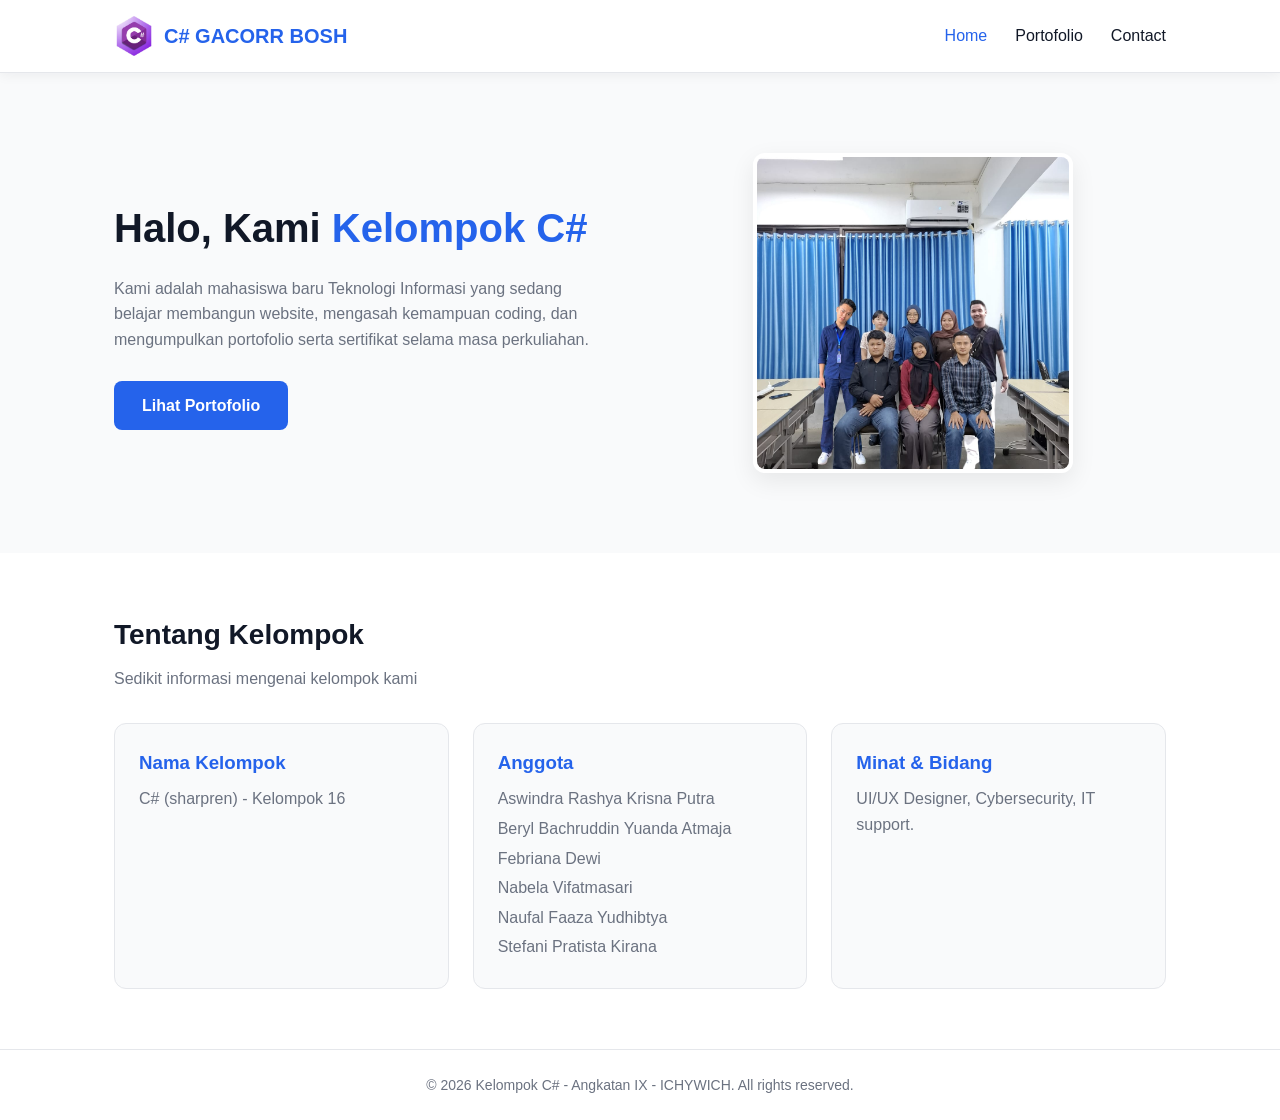
<file: index.html>
<!DOCTYPE html>
<html>
<head>
    <meta charset="UTF-8">
    <meta name="viewport" content="width=device-width, initial-scale=1.0">
    <link rel="stylesheet" href="style.css" />
    <title>Home</title>
</head>
<body>

<!-- ========== Navbar ========-->
<nav class="navbar">
  <div class="container">
    <a class="logo" href="index.html" aria-label="Beranda Kelompok C#">
      <img src="assets/img/gambarlogo.jpeg" alt="" class="logo-img">
      <span>C# GACORR BOSH</span>
    </a>

    <button class="nav-toggle" type="button" aria-label="Buka menu" aria-controls="nav-menu" aria-expanded="false">
      <span></span>
      <span></span>
      <span></span>
    </button>

    <ul class="nav-links" id="nav-menu">
      <li><a href="index.html" class="active">Home</a></li>
      <li><a href="portofolio.html">Portofolio</a></li>
      <li><a href="contact.html">Contact</a></li>
    </ul>
  </div>
</nav>

<!-- ======== Hero Section ===== -->
<section class="hero">
    <div class="container">
 
      <div class="hero-text">
        <h1>Halo, Kami <span>Kelompok C#</span></h1>
        <p>
          Kami adalah mahasiswa baru Teknologi Informasi yang sedang belajar
          membangun website, mengasah kemampuan coding, dan mengumpulkan
          portofolio serta sertifikat selama masa perkuliahan.
        </p>
        <a href="portofolio.html" class="btn">Lihat Portofolio</a>
      </div>
 
      <div class="hero-photo">
        <img src="assets/img/foto 2.jpeg" alt="Foto Kelompok C#" />
      </div>
 
    </div>
  </section>

<!--- ========== Informasi Kelompok =========== -->
<section class="info">
    <div class="container">
      <h2 class="section-title">Tentang Kelompok</h2>
      <p class="section-subtitle">Sedikit informasi mengenai kelompok kami</p>
 
      <div class="info-grid">
 
        <!-- Card 1: GANTI nama kelompok & deskripsi -->
        <div class="info-card">
          <h3>Nama Kelompok</h3>
          <p>C# (sharpren) - Kelompok 16</p>
        </div>
 
        <!-- Card 2: GANTI daftar anggota -->
        <div class="info-card">
          <h3>Anggota</h3>
          <ul>
            <li>Aswindra Rashya Krisna Putra</li>
            <li>Beryl Bachruddin Yuanda Atmaja</li>
            <li>Febriana Dewi</li>
            <li>Nabela Vifatmasari</li>
            <li>Naufal Faaza Yudhibtya</li>
            <li>Stefani Pratista Kirana</li>
          </ul>
        </div>
 
        <!-- Card 3: GANTI minat/bidang yang dipelajari -->
        <div class="info-card">
          <h3>Minat &amp; Bidang</h3>
          <p>UI/UX Designer, Cybersecurity, IT support.</p>
        </div>
 
      </div>
    </div>
  </section>

<!-- ============ FOOTER ============ -->
  <footer class="footer">
    <div class="container">
      <p>&copy; 2026 Kelompok C# - Angkatan IX - ICHYWICH. All rights reserved.</p>
    </div>
  </footer>
 
  <script src="script.js"></script>
</body>
</html>
</file>
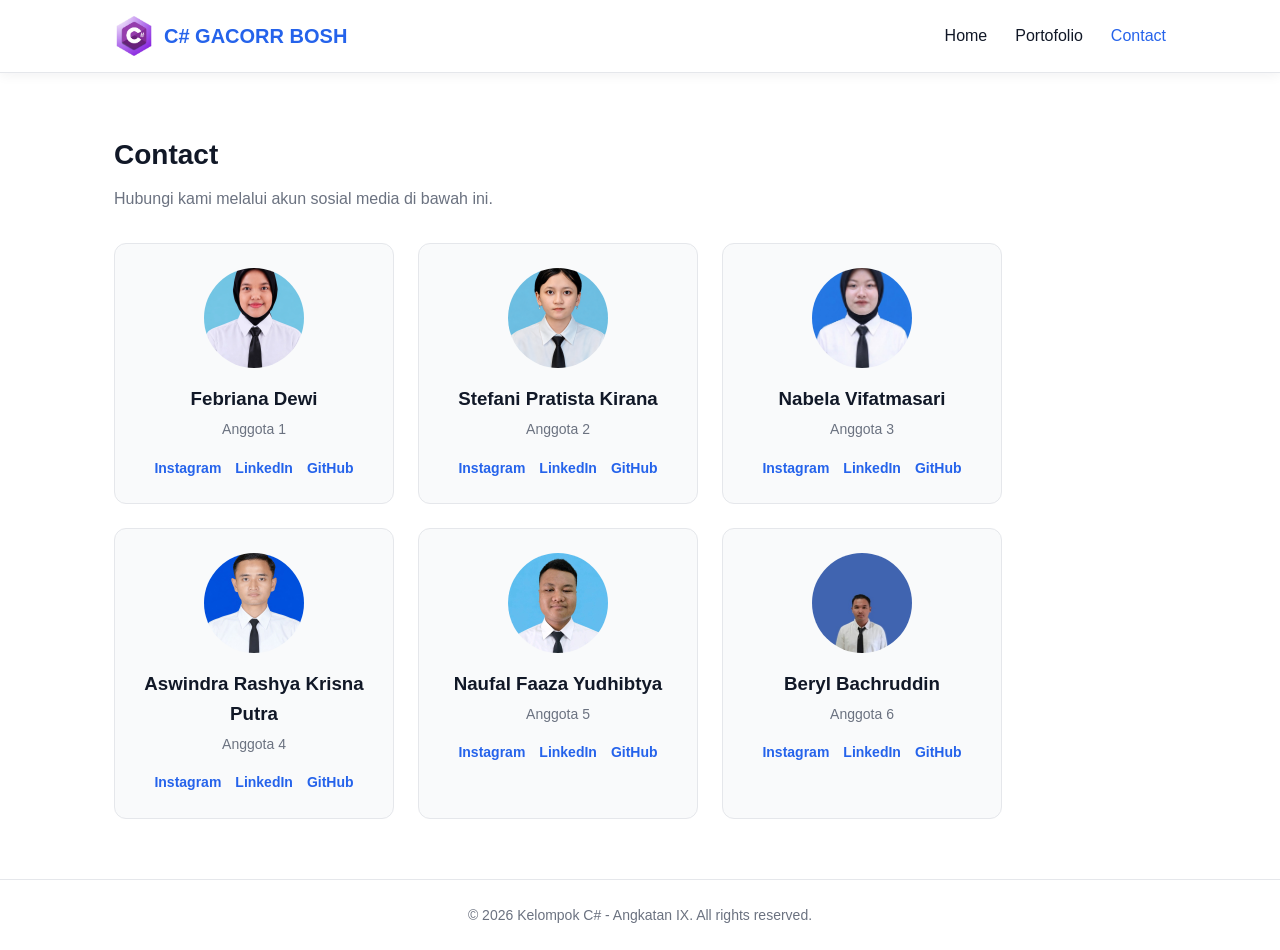
<file: contact.html>
<!DOCTYPE html>
<html lang="id">
<head>
  <meta charset="UTF-8" />
  <meta name="viewport" content="width=device-width, initial-scale=1.0" />
  <title>Contact</title>
  <link rel="stylesheet" href="style.css" />
</head>
<body>

  <!-- ============ NAVBAR ============ -->
  <nav class="navbar">
    <div class="container">
      <a class="logo" href="index.html" aria-label="Beranda Kelompok C#">
        <img src="assets/img/gambarlogo.jpeg" alt="" class="logo-img" />
        <span>C# GACORR BOSH</span>
      </a>

      <button class="nav-toggle" type="button" aria-label="Buka menu" aria-controls="nav-menu" aria-expanded="false">
        <span></span>
        <span></span>
        <span></span>
      </button>

      <ul class="nav-links" id="nav-menu">
        <li><a href="index.html">Home</a></li>
        <li><a href="portofolio.html">Portofolio</a></li>
        <li><a href="contact.html" class="active">Contact</a></li>
      </ul>
    </div>
  </nav>

  <!-- ============ CONTACT SECTION ============ -->
  <section class="contact">
    <div class="container">
      <h2 class="section-title">Contact</h2>
      <p class="section-subtitle">
        Hubungi kami melalui akun sosial media di bawah ini.
      </p>

      <!-- =========================================================
           CARA MENAMBAH / MENGGANTI ANGGOTA:
           1. Copy 1 blok <div class="member-card"> ... </div>
              (dari "AWAL CARD ANGGOTA" sampai "AKHIR CARD ANGGOTA").
           2. Paste di bawah card anggota terakhir, masih di dalam
              <div class="card-grid">.
           3. Ganti:
              - foto anggota (src)
              - nama (di dalam <h3>)
              - peran/jabatan (opsional, di dalam <p class="member-role">)
              - link Instagram, LinkedIn, dan GitHub (di dalam href)
      ========================================================= -->
      <div class="card-grid">

        <!-- AWAL CARD ANGGOTA -->
        <div class="member-card">
          <img src="assets/img/foto febriana.png" alt="foto Febriana Dewi" class="member-photo" />
          <h3>Febriana Dewi</h3>
          <p class="member-role">Anggota 1</p>
          <div class="member-links">
            <a href="https://www.instagram.com/an_feb02?utm_source=ig_web_button_share_sheet&igsi=ZDNlZDc0MzIxNw==" target="_blank">Instagram</a>
            <a href="https://www.linkedin.com/in/febriana-dewi-81858542b " target="_blank">LinkedIn</a>
            <a href="https://github.com/FebrianaDewi" target="_blank">GitHub</a>
          </div>
        </div>

        <!-- AKHIR CARD ANGGOTaaA -->

        <!-- Contoh anggota kedua, copy pola yang sama -->
        <div class="member-card">
          <img src="assets/img/foto stefani.png" alt="Foto Stefani Pratista Kirana" class="member-photo" />
          <h3>Stefani Pratista Kirana</h3>
          <p class="member-role">Anggota 2</p>
          <div class="member-links">
            <a href="https://www.instagram.com/stepsteppp_0?igsi=ZzhscDNpZ3Bwejgx" target="_blank">Instagram</a>
            <a href="https://www.linkedin.com/in/stefani-pratista-kirana-26537942b?utm_source=share_via&utm_content=profile&utm_medium=member_android" target="_blank">LinkedIn</a>
            <a href="https://github.com/stef710-C" target="_blank">GitHub</a>
          </div>
        </div>

        <div class="member-card">
          <!-- ganti foto disini sesuai path -->
          <img src="assets/img/nabela.jpeg" alt="Nabela Vifatmasari" class="member-photo" /> 
          <h3>Nabela Vifatmasari</h3>
          <p class="member-role">Anggota 3</p>
          <div class="member-links">
            <!-- ganti link sosial media disini -->
            <a href="https://www.instagram.com/_nbla28?igsi=MTZybThncG56Z2h2Mg==" target="_blank">Instagram</a>
            <a href="https://id.linkedin.com/in/nabela-vifatmasari-90a61942b" target="_blank">LinkedIn</a>
            <a href="https://github.com/nabelavifatmasari" target="_blank">GitHub</a>
          </div>
        </div>

<div class="member-card">
          <img src="assets/img/foto aswindra.jpg" alt="Foto Aswindra Rashya Krisna Putra" class="member-photo" />
          <h3>Aswindra Rashya Krisna Putra</h3>
          <p class="member-role">Anggota 4</p>
          <div class="member-links">
            <a href="https://www.instagram.com/rsya.k.p?stkn=dWhvMXVraGg2ZGhy" target="_blank">Instagram</a>
            <a href="https://www.linkedin.com/in/aswindra-rashya-krisna-putra-13150b430/" target="_blank">LinkedIn</a>
            <a href="https://github.com/rashya094-tech" target="_blank">GitHub</a>
          </div>
        </div>

        <div class="member-card">
          <img src="assets/img/Foto naufal.jpg" alt="Foto Naufal Faaza Yudhibtya" class="member-photo" />
          <h3>Naufal Faaza Yudhibtya</h3>
          <p class="member-role">Anggota 5</p>
          <div class="member-links">
            <a href="https://www.instagram.com/jngkufzz._?igsi=dnRqZDlndmxjd3Vx" target="_blank">Instagram</a>
            <a href="https://www.linkedin.com/in/naufal-faaza-yudhibtya-b1b10b430?utm_source=share_via&utm_content=profile&utm_medium=member_android" target="_blank">LinkedIn</a>
            <a href="https://github.com/namikulafaza-sketch" target="_blank">GitHub</a>
          </div>
        </div>

        <div class="member-card">
          <img src="assets/img/foto beryl.jpeg" alt="Foto Beryl Bachruddin" class="member-photo" />
          <h3>Beryl Bachruddin</h3>
          <p class="member-role">Anggota 6</p>
          <div class="member-links">
            <a href="https://www.instagram.com/berylbachruddin_?stkn=MTlkb3o1Y3p0eGJzdw==" target="_blank">Instagram</a>
            <a href="https://www.linkedin.com/in/beryl-bachruddin-undefined-ab472a430?utm_source=share_via&utm_content=profile&utm_medium=member_android" target="_blank">LinkedIn</a>
            <a href="https://github.com/BerylNeo" target="_blank">GitHub</a>
          </div>
        </div>

      </div>
    </div>
  </section>

  <!-- ============ FOOTER ============ -->
  <footer class="footer">
    <div class="container">
      <p>&copy; 2026 Kelompok C# - Angkatan IX. All rights reserved.</p>
    </div>
  </footer>

  <script src="script.js"></script>
</body>
</html>
</file>
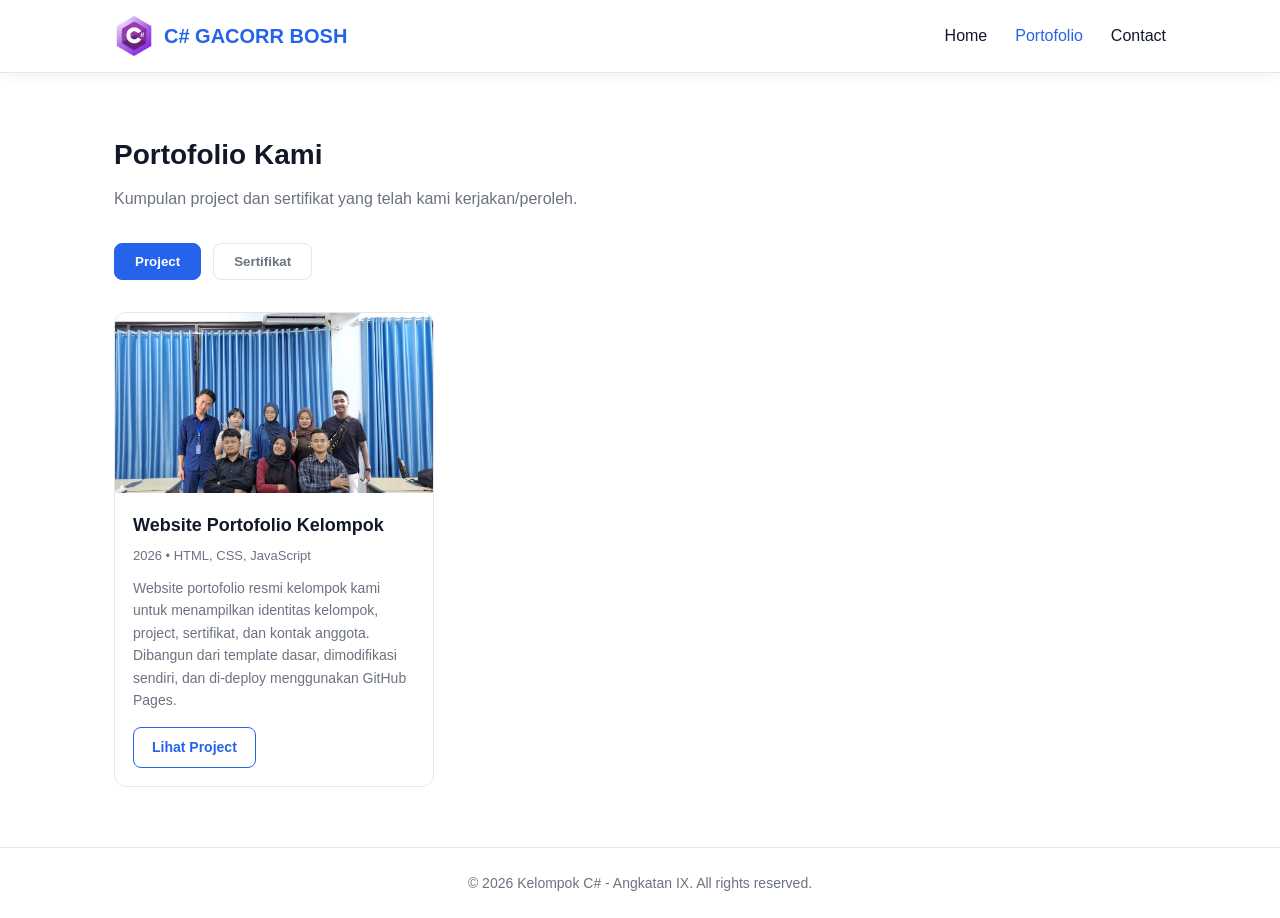
<file: portofolio.html>
<!DOCTYPE html>
<html lang="id">
<head>
  <meta charset="UTF-8" />
  <meta name="viewport" content="width=device-width, initial-scale=1.0" />
  <title>Angkatan IX - Portfolio</title>
  <link rel="stylesheet" href="style.css" />
</head>
<body>

  <!-- ============ NAVBAR ============ -->
  <nav class="navbar">
    <div class="container">
      <a class="logo" href="index.html" aria-label="Beranda Kelompok C#">
        <img src="assets/img/gambarlogo.jpeg" alt="" class="logo-img" />
        <span>C# GACORR BOSH</span>
      </a>

      <button class="nav-toggle" type="button" aria-label="Buka menu" aria-controls="nav-menu" aria-expanded="false">
        <span></span>
        <span></span>
        <span></span>
      </button>

      <ul class="nav-links" id="nav-menu">
        <li><a href="index.html">Home</a></li>
        <li><a href="portofolio.html" class="active">Portofolio</a></li>
        <li><a href="contact.html">Contact</a></li>
      </ul>
    </div>
  </nav>

  <!-- ============ PORTFOLIO SECTION ============ -->
  <section class="portfolio">
    <div class="container">
      <h2 class="section-title">Portofolio Kami</h2>
      <p class="section-subtitle">
        Kumpulan project dan sertifikat yang telah kami kerjakan/peroleh.
      </p>

      <!-- Tombol untuk berpindah antara Project dan Sertifikat -->
      <div class="tabs">
        <button class="tab-btn active" data-tab="tab-project">Project</button>
        <button class="tab-btn" data-tab="tab-sertifikat">Sertifikat</button>
      </div>

      <!-- =========================================================
           TAB 1: PROJECT

           CARA MENAMBAH PROJECT BARU:
           1. Copy 1 blok <div class="card"> ... </div> di bawah ini
              (dari komentar "AWAL CARD PROJECT" sampai "AKHIR CARD PROJECT").
           2. Paste tepat di bawah card terakhir, masih di dalam
              <div class="card-grid">.
           3. Ganti bagian berikut sesuai project kalian:
              - src gambar
              - judul project (di dalam <h3>)
              - tahun & teknologi (di dalam <p class="card-meta">)
              - deskripsi singkat (di dalam <p> kedua)
              - link project/GitHub (di dalam href)
           Tidak perlu mengubah JavaScript sama sekali.
      ========================================================= -->
      <div id="tab-project" class="tab-content active">
        <div class="card-grid">

          <!-- AWAL CARD PROJECT -->
          <!-- CARD PROJECT: Website Portofolio Kelompok (project ini sendiri) -->
          <div class="card">
            <img src="assets/img/foto 1.jpeg" alt="Website Portofolio Kelompok C#" class="card-image" />
            <div class="card-body">
              <h3>Website Portofolio Kelompok</h3>
              <p class="card-meta">2026 &bull; HTML, CSS, JavaScript</p>
              <p>
                Website portofolio resmi kelompok kami untuk menampilkan identitas
                kelompok, project, sertifikat, dan kontak anggota. Dibangun dari
                template dasar, dimodifikasi sendiri, dan di-deploy menggunakan
                GitHub Pages.
              </p>
              <a href="https://github.com/username/nama-repo" target="_blank" class="btn-outline">Lihat Project</a>
            </div>
          </div>
          <!-- AKHIR CARD PROJECT -->

        </div>
      </div>

      <!-- =========================================================
           TAB 2: SERTIFIKAT

           CARA MENAMBAH SERTIFIKAT BARU:
           1. Copy 1 blok <div class="card"> ... </div> di bawah ini
              (dari komentar "AWAL CARD SERTIFIKAT" sampai "AKHIR CARD SERTIFIKAT").
           2. Paste di bawah card sertifikat terakhir, masih di dalam
              <div class="card-grid">.
           3. Ganti bagian berikut sesuai sertifikat kalian:
              - src gambar sertifikat (taruh file di assets/certificates/)
              - nama sertifikat (di dalam <h3>)
              - nama penyelenggara, tahun, dan nama pemilik (di dalam <p class="card-meta">)
              - link sertifikat (di dalam href, boleh link Google Drive)
           Tidak perlu mengubah JavaScript sama sekali.

           Kalau 1 sertifikat diikuti beberapa anggota (misalnya
           "Dasar Pemrograman Web" diikuti Sonya, Budi, dan Rina),
           cukup buat 1 card TERPISAH untuk tiap anggota dengan judul
           yang sama, dibedakan lewat nama di card-meta dan link-nya.
      ========================================================= -->
      <div id="tab-sertifikat" class="tab-content">
        <div class="card-grid">

          <!-- AWAL CARD SERTIFIKAT -->
          <div class="card">
            <!-- Ganti src gambar sertifikat, nama sertifikat, penyelenggara, tahun, nama pemilik, dan link sertifikat sesuai path -->
            <img src="assets/img/sertif 1 febri.jpeg" alt="Data Science - Febri" class="card-image" />
            <div class="card-body">
              <h3>Data Sience</h3>
              <p class="card-meta">Cisco Networking Academy &bull; 2026 &bull; oleh Febri</p>
              <!-- Ganti link sertifikat sesuai path -->
              <a href="https://drive.google.com/file/d/1uXbwzZ-XpCBkgfMmwTZckln4GNF1f8Xo/view?usp=drive_link" target="_blank" class="btn-outline">Lihat Sertifikat</a>
            </div>
          </div>
          <!-- AKHIR CARD SERTIFIKAT -->

          <!-- Sertifikat sama, diikuti anggota lain -->
          <div class="card">
            <img src="assets/img/sertif 2 febri.jpeg" alt="Computer Networking - Febri" class="card-image" />
            <div class="card-body">
              <h3>Computer Networking</h3>
              <p class="card-meta">Cisco Networking Academy &bull; 2026 &bull; oleh Febri</p>
              <a href="https://drive.google.com/file/d/15Fwc-gtGcuzNFr6e1IC3tqUEWkfaaguG/view?usp=drive_link" target="_blank" class="btn-outline">Lihat Sertifikat</a>
            </div>
          </div>

          <div class="card">
            <img src="assets/img/sertif 3 febri.jpeg" alt="English Proficiency Test - Febri" class="card-image" />
            <div class="card-body">
              <h3>English Proficiency Test</h3>
              <p class="card-meta">EF SET &bull; 2026 &bull; oleh Febri</p>
              <a href="https://drive.google.com/file/d/10VMJiABeuwFL1mnBR1AaCpVWI0JG7PaN/view?usp=drive_link" target="_blank" class="btn-outline">Lihat Sertifikat</a>
            </div>
          </div>

          <div class="card">
            <img src="assets/img/sertif 4 febri.jpeg" alt="Artificial Intelligence - Febri" class="card-image" />
            <div class="card-body">
              <h3>Artificial Intelligence</h3>
              <p class="card-meta">Cursa &bull; 2026 &bull; oleh Febri</p>
              <a href="https://drive.google.com/file/d/1LDZBe5DDXH58GdWMBfrSmWWaf1F_Q0ti/view?usp=drive_link" target="_blank" class="btn-outline">Lihat Sertifikat</a>
            </div>
          </div>

          <div class="card">
            <img src="assets/img/sertif 5 febri.jpeg" alt="Machine Learning - Febri" class="card-image" />
            <div class="card-body">
              <h3>Machine Learning</h3>
              <p class="card-meta">Cursa &bull; 2026 &bull; oleh Febri</p>
              <a href="https://drive.google.com/file/d/1HOCb0ylXSjRt1OpwHLG0wt41dlhyhA2q/view?usp=drive_link" target="_blank" class="btn-outline">Lihat Sertifikat</a>
            </div>
          </div>

          <div class="card">
            <img src="assets/img/sertif 6 febri.jpeg" alt="Web Development - Febri" class="card-image" />
            <div class="card-body">
              <h3>Web Development</h3>
              <p class="card-meta">Cursa &bull; 2026 &bull; oleh Febri</p>
              <a href="https://drive.google.com/file/d/1BQv6B6bAlj2O325rKSJ8UVaLtT0Ivhs8/view?usp=drive_link" target="_blank" class="btn-outline">Lihat Sertifikat</a>
            </div>
          </div>

          <div class="card">
            <img src="assets/img/nopal st 1.jpeg" alt="Sertifikat MySQL Database - Naufal" class="card-image" />
            <div class="card-body">
              <h3>MySQL database </h3>
              <p class="card-meta">Cursa &bull; 2026 &bull; oleh Naufal</p>
              <a href="https://drive.google.com/file/d/174fKXXzKe1pD82awNHP9fdlRTV0m4YyW/view?usp=sharing" target="_blank" class="btn-outline">Lihat Sertifikat</a>
            </div>
          </div>

          <div class="card">
            <img src="assets/img/nopal st 2.jpeg" alt="Sertifikat Software Testing for Beginners - Naufal" class="card-image" />
            <div class="card-body">
              <h3>Software testing for beginners</h3>
              <p class="card-meta">Cursa &bull; 2026 &bull; oleh Naufal</p>
              <a href="https://drive.google.com/file/d/1NHjQo0skHQZPJdoxJDG1up3EueyiJxZR/view?usp=sharing" target="_blank" class="btn-outline">Lihat Sertifikat</a>
            </div>
          </div>

          <div class="card">
            <img src="assets/img/nopal st 3.jpeg" alt="Sertifikat Cyber Security - Naufal" class="card-image" />
            <div class="card-body">
              <h3>Cyber security</h3>
              <p class="card-meta">Cursa &bull; 2026 &bull; oleh Naufal</p>
              <a href="https://drive.google.com/file/d/1JXgF26hB8nqZS2e9PHN59x3NN3K-ytPh/view?usp=sharing" target="_blank" class="btn-outline">Lihat Sertifikat</a>
            </div>
          </div>

          <div class="card">
            <img src="assets/img/nopal st 4.jpeg" alt="Sertifikat Java Object Oriented Programming - Naufal" class="card-image" />
            <div class="card-body">
              <h3>Java Object Oriented Programming</h3>
              <p class="card-meta">Cursa &bull; 2026 &bull; oleh Naufal</p>
              <a href="https://drive.google.com/file/d/1o3O7E6TOC0NQ62mp4BzZFBSAA0Oh-Lnm/view?usp=sharing" target="_blank" class="btn-outline">Lihat Sertifikat</a>
            </div>
          </div>

          <div class="card">
            <img src="assets/img/nopal st 5.jpeg" alt="Sertifikat C for Beginners - Naufal" class="card-image" />
            <div class="card-body">
              <h3>C for beginners</h3>
              <p class="card-meta">Cursa &bull; 2026 &bull; oleh Naufal</p>
              <a href="https://drive.google.com/file/d/1ooH-M-srKIAs8RVf9l0Snq_Q8bpjij2X/view?usp=sharing" target="_blank" class="btn-outline">Lihat Sertifikat</a>
            </div>
          </div>

          <div class="card">
            <img src="assets/img/nopal st 6.jpeg" alt="Sertifikat Android for Beginners - Naufal" class="card-image" />
            <div class="card-body">
              <h3>Android for beginners</h3>
              <p class="card-meta">Cursa &bull; 2026 &bull; oleh Naufal</p>
              <a href="https://drive.google.com/file/d/1JLjovHEoa5EkMYIAvaFIlW1TKOq0na8e/view?usp=sharing" target="_blank" class="btn-outline">Lihat Sertifikat</a>
            </div>
          </div>

          <div class="card">
            <img src="assets/img/Stef st 1.jpg" alt="Sertifikat Konsep Pemrograman - Stefani" class="card-image" />
            <div class="card-body">
              <h3>Konsep Pemrograman</h3>
              <p class="card-meta">Komdigi &bull; 2026 &bull; oleh Stefani</p>
              <a href="https://drive.google.com/file/d/1XRxpJ_Xmy7Z5earZUMMes2rr-RCur70F/view?usp=sharing" target="_blank" class="btn-outline">Lihat Sertifikat</a>
            </div>
          </div>

          <div class="card">
            <img src="assets/img/Stef st 2.jpg" alt="Sertifikat AI Engineer For Milenial - Stefani" class="card-image" />
            <div class="card-body">
              <h3>AI Engineer For Milenial</h3>
              <p class="card-meta">Komdigi &bull; 2026 &bull; oleh Stefani</p>
              <a href="https://drive.google.com/file/d/1BqhmusRL-rlRA_HI8Aj-cwzAyIJVs5lV/view?usp=sharing" target="_blank" class="btn-outline">Lihat Sertifikat</a>
            </div>
          </div>

          <div class="card">
            <img src="assets/img/Stef st 3.jpg" alt="Sertifikat Wawasan Karir dalam Bidang Data Analytics - Stefani" class="card-image" />
            <div class="card-body">
              <h3>Wawasan Karir dalam Bidang Data Analytics</h3>
              <p class="card-meta">Cursa &bull; 2026 &bull; oleh Stefani</p>
              <a href="https://drive.google.com/file/d/1IbxN-AkSnbiIsXV8tq3tGA91poBRLdyh/view?usp=sharing" target="_blank" class="btn-outline">Lihat Sertifikat</a>
            </div>
          </div>

          <div class="card">
            <img src="assets/img/Stef st 4.jpg" alt="Sertifikat Introduction to Cyber Security and Career Awareness - Stefani" class="card-image" />
            <div class="card-body">
              <h3>Introduction to Cyber Security and Career Awareness</h3>
              <p class="card-meta">Komdigi &bull; 2026 &bull; oleh Stefani</p>
              <a href="https://drive.google.com/file/d/1GC_hOJmXecrkgp9jcQb80IMQW-SQwQ4D/view?usp=sharing" target="_blank" class="btn-outline">Lihat Sertifikat</a>
            </div>
          </div>

          <div class="card">
            <img src="assets/img/Stef st 5.jpg" alt="Sertifikat Networking Basics - Stefani" class="card-image" />
            <div class="card-body">
              <h3>Networking Basics</h3>
              <p class="card-meta">Cisco &bull; 2026 &bull; oleh Stefani</p>
              <a href="https://drive.google.com/file/d/1nmSco2hQfNGgJL7_yaeBoWuM_7UcT_CI/view?usp=sharing" target="_blank" class="btn-outline">Lihat Sertifikat</a>
            </div>
          </div>

          <div class="card">
            <img src="assets/img/Stef st 6.jpg" alt="Sertifikat English Certificate - Stefani" class="card-image" />
            <div class="card-body">
              <h3>English Certificate</h3>
              <p class="card-meta">EF SET &bull; 2026 &bull; oleh Stefani</p>
              <a href="https://drive.google.com/file/d/1aeD_fznYIpr_9g707WHOHKsn6O770cMa/view?usp=sharing" target="_blank" class="btn-outline">Lihat Sertifikat</a>
            </div>
          </div>

          <div class="card">
            <img src="assets/img/sertif 1 aswindra.png" alt="Sertifikat Web Development for Beginners - Aswindra" class="card-image" />
            <div class="card-body">
              <h3>Web Development for beginners</h3>
              <p class="card-meta">Cursa &bull; 2026 &bull; oleh Aswindra</p>
              <a href="https://drive.google.com/file/d/1XYNlVWsRsjFRho66_wkrBV9JhGhF8KxK/view?usp=sharing" target="_blank" class="btn-outline">Lihat Sertifikat</a>
            </div>
          </div>

          <div class="card">
            <img src="assets/img/sertif 2 aswindra.png" alt="Sertifikat PHP for Beginners - Aswindra" class="card-image" />
            <div class="card-body">
              <h3>PHP for Beginners: Learn PHP, MySQL, MVC, Routing, Authentication and Testing</h3>
              <p class="card-meta">Cursa &bull; 2026 &bull; oleh Aswindra</p>
              <a href="https://drive.google.com/file/d/1rGgprs34yEzAzo-RmKptcqyHtC1pgsZQ/view?usp=sharing" target="_blank" class="btn-outline">Lihat Sertifikat</a>
            </div>
          </div>

          <div class="card">
            <img src="assets/img/sertif 3 aswindra.png" alt="Sertifikat Progressive Web Application PWA for Beginners - Aswindra" class="card-image" />
            <div class="card-body">
              <h3>Progressive Web Application PWA for Beginners</h3>
              <p class="card-meta">Cursa &bull; 2026 &bull; oleh Aswindra</p>
              <a href="https://drive.google.com/file/d/1rGgprs34yEzAzo-RmKptcqyHtC1pgsZQ/view?usp=sharing" target="_blank" class="btn-outline">Lihat Sertifikat</a>
            </div>
          </div>

          <div class="card">
            <img src="assets/img/sertif 4 aswindra.png" alt="Sertifikat HTML for Absolute Beginners - Aswindra" class="card-image" />
            <div class="card-body">
              <h3>HTML for absolute beginners</h3>
              <p class="card-meta">Cursa &bull; 2026 &bull; oleh Aswindra</p>
              <a href="https://drive.google.com/file/d/1uD68J7CSiaCG0ZWWT77YlF8qZYUQtZVH/view?usp=sharing" target="_blank" class="btn-outline">Lihat Sertifikat</a>
            </div>
          </div>

          <div class="card">
            <img src="assets/img/sertif 5 aswindra.png" alt="Sertifikat Angular 2 for Beginners - Aswindra" class="card-image" />
            <div class="card-body">
              <h3>Angular 2 for Beginners</h3>
              <p class="card-meta">Cursa &bull; 2026 &bull; oleh Aswindra</p>
              <a href="https://drive.google.com/file/d/1HM0JVtuXjYbbNS92OnsVmIzunxMauOWX/view?usp=sharing" target="_blank" class="btn-outline">Lihat Sertifikat</a>
            </div>
          </div>

           <div class="card">
            <img src="assets/img/sertif 6 aswindra.jpg" alt="Sertifikat Belajar Dasar Al - Aswindra" class="card-image" />
            <div class="card-body">
              <h3>Belajar Dasar Al</h3>
              <p class="card-meta">Cursa &bull; 2026 &bull; oleh Aswindra</p>
              <a href="https://drive.google.com/file/d/1pCGfCt5z_khPG_tMJO6Zol-ssKWnf5-m/view?usp=sharing" target="_blank" class="btn-outline">Lihat Sertifikat</a>
            </div>
          </div>

          <div class="card">
            <img src="assets/img/Nabela st 1.png" alt="Sertifikat Database Systems - Nabela" class="card-image" />
            <div class="card-body">
              <h3>Database Systems:SQL, Indexing,Query Optimization,Transaction and Distributed Databases</h3>
              <p class="card-meta">Cursa &bull; 2026 &bull; oleh Nabela</p>
              <a href="https://drive.google.com/file/d/1bG2BzR8xJgX3mMjAzeu5VpCZGn0Zx2UR/view?usp=sharing" target="_blank" class="btn-outline">Lihat Sertifikat</a>
            </div>
          </div>

          <div class="card">
            <img src="assets/img/Nabela st 2.png" alt="Sertifikat Data Analytics for beginners - Nabela" class="card-image" />
            <div class="card-body">
              <h3>Data Analytics for beginners</h3>
              <p class="card-meta">Cursa &bull; 2026 &bull; oleh Nabela</p>
              <a href="https://drive.google.com/file/d/1ZNg0QN1cHJIp44KYyFSdR8kGJGOn5u9q/view?usp=sharing" target="_blank" class="btn-outline">Lihat Sertifikat</a>
            </div>
          </div>

          <div class="card">
            <img src="assets/img/Nabela st 3.png" alt="Sertifikat C# Sharp for beginner - Nabela" class="card-image" />
            <div class="card-body">
              <h3>C# Sharp for beginner</h3>
              <p class="card-meta">Cursa &bull; 2026 &bull; oleh Nabela</p>
              <a href="https://drive.google.com/file/d/1cmjea13qu6kqWzGCwzD9HjA6jAuZQMEL/view?usp=sharing" target="_blank" class="btn-outline">Lihat Sertifikat</a>
            </div>
          </div>

          <div class="card">
            <img src="assets/img/Nabela st 4.png" alt="Sertifikat Public Speaking - Nabela" class="card-image" />
            <div class="card-body">
              <h3>Public Speaking</h3>
              <p class="card-meta">Cursa &bull; 2026 &bull; oleh Nabela</p>
              <a href="https://drive.google.com/file/d/1mLufNi-AbEnMTrlVzYuTSgR-JLNpE3nM/view?usp=sharing" target="_blank" class="btn-outline">Lihat Sertifikat</a>
            </div>
          </div>

          <div class="card">
            <img src="assets/img/Nabela st 5.png" alt="Sertifikat UI/UX Design - Nabela" class="card-image" />
            <div class="card-body">
              <h3>UI/UX Design</h3>
              <p class="card-meta">Cursa &bull; 2026 &bull; oleh Nabela</p>
              <a href="https://drive.google.com/file/d/1we4rNP9FobstQwLDZrYII_hcjv96_s6e/view?usp=sharing" target="_blank" class="btn-outline">Lihat Sertifikat</a>
            </div>
          </div>

          <div class="card">
            <img src="assets/img/Nabela st 6.png" alt="Sertifikat CSS Complete Tutorial - Nabela" class="card-image" />
            <div class="card-body">
              <h3>CSS Complete Tutorial</h3>
              <p class="card-meta">Cursa &bull; 2026 &bull; oleh Nabela</p>
              <a href="https://drive.google.com/file/d/1JEYFJ9wXXHm_cAD6Vc31b-itiVIO_x_B/view?usp=sharing" target="_blank" class="btn-outline">Lihat Sertifikat</a>
            </div>
          </div>

          <div class="card">
            <img src="assets/img/Beryl sertif 1.jpeg" alt="Sertifikat C for Beginners - Beryl" class="card-image" />
            <div class="card-body">
              <h3>C for Beginners</h3>
              <p class="card-meta">Cursa &bull; 2026 &bull; oleh Beryl</p>
              <a href="https://drive.google.com/file/d/1lS1FPEhQFuh_vAsZSblsS5_W-up28S7V/view?usp=drive_link" target="_blank" class="btn-outline">Lihat Sertifikat</a>
            </div>
          </div>

          <div class="card">
            <img src="assets/img/Beryl sertif 2.jpeg" alt="Sertifikat Cyber security - Beryl" class="card-image" />
            <div class="card-body">
              <h3>Cyber security</h3>
              <p class="card-meta">Cursa &bull; 2026 &bull; oleh Beryl</p>
              <a href="https://drive.google.com/file/d/1dB12ZoEGtPc-ny4O3Bw238tZotldZLPK/view?usp=drive_link" target="_blank" class="btn-outline">Lihat Sertifikat</a>
            </div>
          </div>

          <div class="card">
            <img src="assets/img/Beryl sertif 3.jpeg" alt="Sertifikat Progressive Web Application PWA for Beginners - Beryl" class="card-image" />
            <div class="card-body">
              <h3>Progressive Web Application PWA for Beginners</h3>
              <p class="card-meta">Cursa &bull; 2026 &bull; oleh Beryl</p>
              <a href="https://drive.google.com/file/d/1g8XcBxDw033jALnWkZVNDxlrrSvcZ_sX/view?usp=sharing" target="_blank" class="btn-outline">Lihat Sertifikat</a>
            </div>
          </div>

          <div class="card">
            <img src="assets/img/Beryl sertif 4.jpeg" alt="Sertifikat SQL Database Programming - Beryl" class="card-image" />
            <div class="card-body">
              <h3>SQL Database Programming</h3>
              <p class="card-meta">Cursa &bull; 2026 &bull; oleh Beryl</p>
              <a href="https://drive.google.com/file/d/1tFjtlUK3ik8vl6I5YBie0kp_cizpvIog/view?usp=sharing" target="_blank" class="btn-outline">Lihat Sertifikat</a>
            </div>
          </div>

          <div class="card">
            <img src="assets/img/Beryl sertif 5.jpeg" alt="Sertifikat HTML for absolute beginners - Beryl" class="card-image" />
            <div class="card-body">
              <h3>HTML for absolute beginners</h3>
              <p class="card-meta">Cursa &bull; 2026 &bull; oleh Beryl</p>
              <a href="https://drive.google.com/file/d/15IaAQX2_aAvsau_Q-m5tnXchcTtqJ7Io/view?usp=sharing" target="_blank" class="btn-outline">Lihat Sertifikat</a>
            </div>
          </div>

          <div class="card">
            <img src="assets/img/Beryl sertif 6.jpeg" alt="Sertifikat Python - Beryl" class="card-image" />
            <div class="card-body">
              <h3>Python</h3>
              <p class="card-meta">Cursa &bull; 2026 &bull; oleh Beryl</p>
              <a href="https://drive.google.com/file/d/1rM28FKAZTpgWu2KT4iPFLad3JaMuniUC/view?usp=sharing" target="_blank" class="btn-outline">Lihat Sertifikat</a>
            </div>
          </div>

        </div>
      </div>

    </div>
  </section>

  <!-- ============ FOOTER ============ -->
  <footer class="footer">
    <div class="container">
      <p>&copy; 2026 Kelompok C# - Angkatan IX. All rights reserved.</p>
    </div>
  </footer>

  <script src="script.js"></script>
</body>
</html>
</file>
<file: style.css>
/* ---------- RESET & VARIABLES ---------- */
:root {
  --color-primary: #2563eb;
  --color-primary-dark: #1d4ed8;
  --color-dark: #111827;
  --color-gray: #6b7280;
  --color-light-bg: #f9fafb;
  --color-border: #e5e7eb;
  --color-white: #ffffff;
  --radius: 12px;
  --max-width: 1100px;
}

* {
  margin: 0;
  padding: 0;
  box-sizing: border-box;
}

html {
  scrollbar-width: none;
  -ms-overflow-style: none;
}

html::-webkit-scrollbar {
  display: none;
  width: 0;
  height: 0;
}

body {
  font-family: "Segoe UI", Arial, sans-serif;
  color: var(--color-dark);
  line-height: 1.6;
  background-color: var(--color-white);
}

a {
  text-decoration: none;
  color: inherit;
}

ul {
  list-style: none;
}

img {
  max-width: 100%;
  display: block;
}

.container {
  max-width: var(--max-width);
  margin: 0 auto;
  padding: 0 24px;
}

section {
  padding: 60px 0;
}

.section-title {
  font-size: 28px;
  margin-bottom: 8px;
}

.section-subtitle {
  color: var(--color-gray);
  margin-bottom: 32px;
}

/* ---------- BUTTONS ---------- */
.btn {
  display: inline-block;
  padding: 12px 28px;
  border-radius: 8px;
  background-color: var(--color-primary);
  color: var(--color-white);
  font-weight: 600;
  border: none;
  cursor: pointer;
  transition: background-color 0.2s ease;
}

.btn:hover {
  background-color: var(--color-primary-dark);
}

.btn-outline {
  display: inline-block;
  padding: 8px 18px;
  border-radius: 8px;
  border: 1px solid var(--color-primary);
  color: var(--color-primary);
  font-weight: 600;
  font-size: 14px;
  transition: background-color 0.2s ease, color 0.2s ease;
}

.btn-outline:hover {
  background-color: var(--color-primary);
  color: var(--color-white);
}

/* ---------- NAVBAR ---------- */

.navbar {
  position: sticky;
  top: 0;
  z-index: 100;
  background-color: var(--color-white);
  border-bottom: 1px solid var(--color-border);
  box-shadow: 0 2px 12px rgba(17, 24, 39, 0.06);
}

.navbar .container {
  display: flex;
  align-items: center;
  justify-content: space-between;
  min-height: 72px;
  padding-top: 12px;
  padding-bottom: 12px;
}

.logo {
  display: flex;
  align-items: center;
  gap: 10px;
  font-size: 20px;
  font-weight: 700;
  line-height: 1.2;
  color: var(--color-primary);
  white-space: nowrap;
}

.logo-img {
  width: 40px;
  height: 40px;
  object-fit: contain;
  border-radius: 6px;
  flex-shrink: 0;
}

.nav-links {
  display: flex;
  align-items: center;
  gap: 28px;
}

.nav-links a {
  display: block;
  padding: 8px 0;
  font-weight: 500;
  color: var(--color-dark);
  transition: color 0.2s ease;
}

.nav-links a:hover,
.nav-links a.active {
  color: var(--color-primary);
}

.nav-links a:focus-visible,
.nav-toggle:focus-visible {
  outline: 3px solid rgba(37, 99, 235, 0.3);
  outline-offset: 4px;
}

.nav-toggle {
  display: none;
  width: 42px;
  height: 42px;
  flex-direction: column;
  align-items: center;
  justify-content: center;
  gap: 5px;
  background: none;
  border: none;
  border-radius: 8px;
  cursor: pointer;
}

.nav-toggle span {
  width: 26px;
  height: 3px;
  background-color: var(--color-dark);
  border-radius: 2px;
}

/* ---------- HERO ---------- */

.hero {
  padding: 80px 0;
  background-color: var(--color-light-bg);
}

.hero .container {
  display: flex;
  justify-content: space-between;
  align-items: center;
  gap: 40px;
}

.hero-text {
  flex: 1;
}

.hero-text h1 {
  font-size: 40px;
  margin-bottom: 16px;
}

.hero-text h1 span {
  color: var(--color-primary);
}

.hero-text p {
  color: var(--color-gray);
  margin-bottom: 28px;
  max-width: 480px;
}

.hero-photo {
  flex: 1;
  display: flex;
  justify-content: center;
}

.hero-photo img {
  width: 320px;
  height: 320px;
  object-fit: cover;
  border-radius: var(--radius);
  border: 4px solid var(--color-white);
  box-shadow: 0 8px 24px rgba(0, 0, 0, 0.08);
}

/* ---------- INFO ---------- */

.info-grid {
  display: flex;
  gap: 24px;
  flex-wrap: wrap;
}

.info-card {
  flex: 1;
  min-width: 220px;
  background-color: var(--color-light-bg);
  border: 1px solid var(--color-border);
  border-radius: var(--radius);
  padding: 24px;
}

.info-card h3 {
  margin-bottom: 8px;
  color: var(--color-primary);
}

.info-card p,
.info-card ul {
  color: var(--color-gray);
}

.info-card ul li {
  margin-bottom: 4px;
}

/* ---------- PORTFOLIO ---------- */

.tabs {
  display: flex;
  gap: 12px;
  margin-bottom: 32px;
}

.tab-btn {
  padding: 10px 20px;
  border-radius: 8px;
  border: 1px solid var(--color-border);
  background-color: var(--color-white);
  font-weight: 600;
  cursor: pointer;
  color: var(--color-gray);
}

.tab-btn.active {
  background-color: var(--color-primary);
  border-color: var(--color-primary);
  color: var(--color-white);
}

.tab-content {
  display: none;
}

.tab-content.active {
  display: block;
}

.card-grid {
  display: flex;
  flex-wrap: wrap;
  gap: 24px;
}

.card {
  flex: 1 1 280px;
  max-width: 320px;
  background-color: var(--color-white);
  border: 1px solid var(--color-border);
  border-radius: var(--radius);
  overflow: hidden;
  display: flex;
  flex-direction: column;
}

.card-image {
  width: 100%;
  height: 180px;
  object-fit: cover;
  background-color: var(--color-light-bg);
}

.card-body {
  padding: 18px;
  display: flex;
  flex-direction: column;
  flex-grow: 1;
}

.card-body h3 {
  font-size: 18px;
  margin-bottom: 6px;
}

.card-body .card-meta {
  font-size: 13px;
  color: var(--color-gray);
  margin-bottom: 10px;
}

.card-body p {
  color: var(--color-gray);
  font-size: 14px;
  margin-bottom: 16px;
  flex-grow: 1;
}

.card-body .btn-outline {
  align-self: flex-start;
}

/* Certificate member thumbnails */
.card-thumbs {
  display: flex;
  gap: 8px;
  padding: 12px 12px 0;
}

.card-thumbs a {
  flex: 1;
  display: block;
}

.card-thumbs img {
  width: 100%;
  height: 90px;
  object-fit: cover;
  border-radius: 6px;
  border: 1px solid var(--color-border);
  transition: opacity 0.2s ease;
}

.card-thumbs a:hover img {
  opacity: 0.8;
}

.card-thumbs .thumb-name {
  display: block;
  text-align: center;
  font-size: 11px;
  color: var(--color-gray);
  margin-top: 4px;
}

.card-members {
  color: var(--color-gray);
  font-size: 14px;
  margin-bottom: 16px;
}

.card-members strong {
  color: var(--color-dark);
}

/* ---------- CONTACT ---------- */

.member-card {
  flex: 1 1 240px;
  max-width: 280px;
  background-color: var(--color-light-bg);
  border: 1px solid var(--color-border);
  border-radius: var(--radius);
  padding: 24px;
  text-align: center;
}

.member-photo {
  width: 100px;
  height: 100px;
  border-radius: 50%;
  object-fit: cover;
  margin: 0 auto 16px;
}

.member-card h3 {
  margin-bottom: 4px;
}

.member-role {
  color: var(--color-gray);
  font-size: 14px;
  margin-bottom: 16px;
}

.member-links {
  display: flex;
  justify-content: center;
  gap: 14px;
}

.member-links a {
  font-size: 14px;
  font-weight: 600;
  color: var(--color-primary);
}

.member-links a:hover {
  text-decoration: underline;
}

/* ---------- FOOTER ---------- */

.footer {
  border-top: 1px solid var(--color-border);
  padding: 24px 0;
  text-align: center;
  color: var(--color-gray);
  font-size: 14px;
}

/* ---------- RESPONSIVE ---------- */
@media (max-width: 768px) {
  .hero .container {
    flex-direction: column;
    text-align: center;
  }

  .hero-text p {
    margin-left: auto;
    margin-right: auto;
  }

  .hero-photo img {
    width: 240px;
    height: 240px;
  }

  .nav-links {
    position: absolute;
    top: calc(100% + 1px);
    left: 0;
    right: 0;
    background-color: var(--color-white);
    flex-direction: column;
    gap: 0;
    padding: 8px 0;
    border: 1px solid var(--color-border);
    border-top: 0;
    box-shadow: 0 8px 16px rgba(17, 24, 39, 0.08);
    display: none;
  }

  .nav-links.open {
    display: flex;
  }

  .nav-links a {
    width: 100%;
    padding: 12px 24px;
  }

  .nav-links a:hover,
  .nav-links a.active {
    background-color: var(--color-light-bg);
  }

  .nav-toggle {
    display: flex;
  }

  .card-grid {
    flex-direction: column;
    align-items: stretch;
  }

  .card,
  .member-card {
    max-width: 100%;
  }

  .info-grid {
    flex-direction: column;
  }

  .tabs {
    flex-wrap: wrap;
  }
}
</file>
